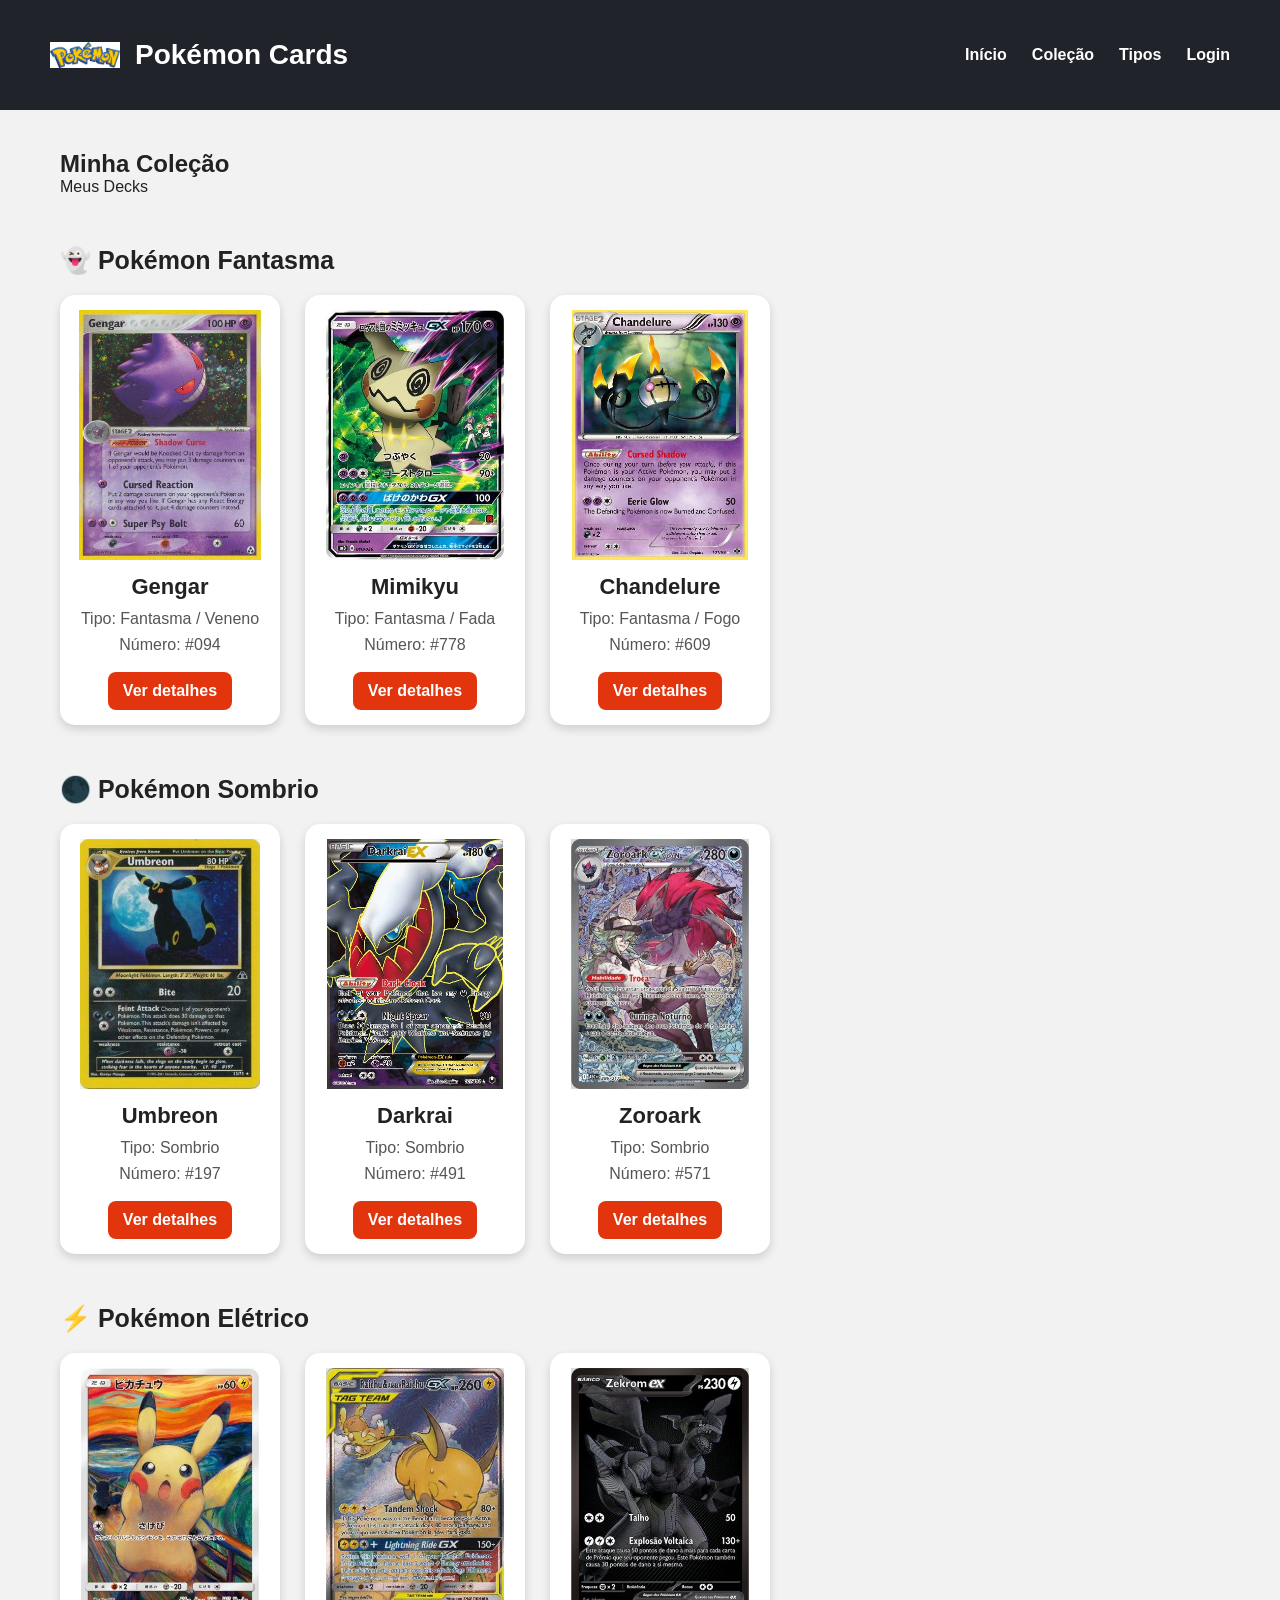
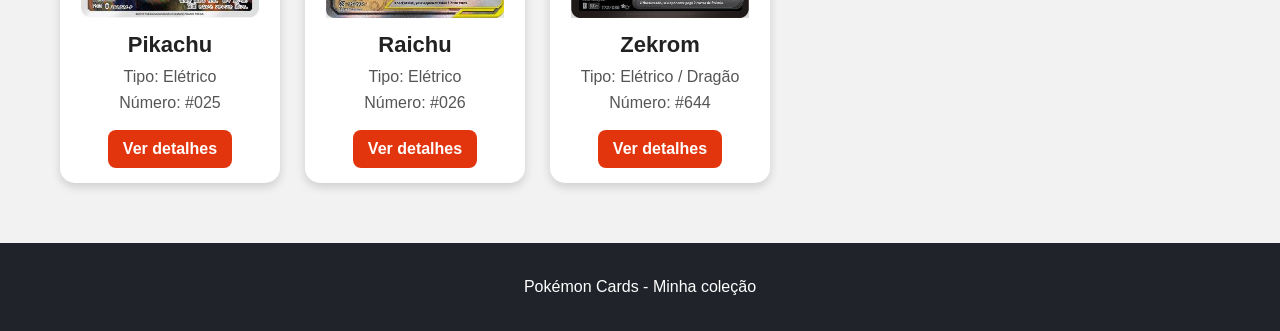
<file: Atividade-css-1/index.html>
<!doctype html>
<html lang="pt-BR">
  <head>
    <meta charset="UTF-8" />
    <meta name="viewport" content="width=device-width, initial-scale=1.0" />
    <title>Pokémon Cards</title>
    <link rel="stylesheet" href="style.css" />
  </head>

  <body>
    <header>
      <div>
        <img src="./img/pokemon.png" alt="Logo Pokémon Cards" width="170" />
        <h1>Pokémon Cards</h1>
      </div>
      <nav>
        <a href="index.html">Início</a>
        <a href="colecao.html">Coleção</a>
        <a>Tipos</a>
        <a href="login.html">Login</a>
      </nav>
    </header>
    <main>
      <h2>Minha Coleção</h2>
      <p>Meus Decks</p>
      <section>
        <h2>👻 Pokémon Fantasma</h2>

        <div>
          <article>
            <img src="./img/gengar.png" alt="Carta do Gengar" />

            <h3>Gengar</h3>

            <p>Tipo: Fantasma / Veneno</p>

            <p>Número: #094</p>

            <a href="#">Ver detalhes</a>
          </article>
          <article>
            <img src="./img/mimikyu.jpg" alt="Carta do Mimikyu" />

            <h3>Mimikyu</h3>

            <p>Tipo: Fantasma / Fada</p>

            <p>Número: #778</p>

            <a href="#">Ver detalhes</a>
          </article>
          <article>
            <img src="./img/chand.png" alt="Carta do Chandelure" />

            <h3>Chandelure</h3>

            <p>Tipo: Fantasma / Fogo</p>

            <p>Número: #609</p>

            <a href="#">Ver detalhes</a>
          </article>
        </div>
      </section>
      <section>
        <h2>🌑 Pokémon Sombrio</h2>

        <div>
          <article>
            <img src="./img/umbreon.jpg" alt="Carta do Umbreon" />

            <h3>Umbreon</h3>

            <p>Tipo: Sombrio</p>

            <p>Número: #197</p>

            <a href="#">Ver detalhes</a>
          </article>
          <article>
            <img src="./img/darkrai.png" alt="Carta do Darkrai" />

            <h3>Darkrai</h3>

            <p>Tipo: Sombrio</p>

            <p>Número: #491</p>

            <a href="#">Ver detalhes</a>
          </article>
          <article>
            <img src="./img/zoroark.jpg" alt="Carta do Zoroark" />

            <h3>Zoroark</h3>

            <p>Tipo: Sombrio</p>

            <p>Número: #571</p>

            <a href="#">Ver detalhes</a>
          </article>
        </div>
      </section>
      <section>
        <h2>⚡ Pokémon Elétrico</h2>

        <div>
          <article>
            <img src="./img/pikachu.jpg" alt="Carta do Pikachu" />

            <h3>Pikachu</h3>

            <p>Tipo: Elétrico</p>

            <p>Número: #025</p>

            <a href="#">Ver detalhes</a>
          </article>
          <article>
            <img src="./img/raichu.jpg" alt="Carta do Raichu" />

            <h3>Raichu</h3>

            <p>Tipo: Elétrico</p>

            <p>Número: #026</p>

            <a href="#">Ver detalhes</a>
          </article>
          <article>
            <img src="./img/zekrom.jpg" alt="Carta do Zekrom" />

            <h3>Zekrom</h3>

            <p>Tipo: Elétrico / Dragão</p>

            <p>Número: #644</p>

            <a href="#">Ver detalhes</a>
          </article>
        </div>
      </section>
    </main>
    <footer>
      <p>Pokémon Cards - Minha coleção</p>
    </footer>
  </body>
</html>
</file>
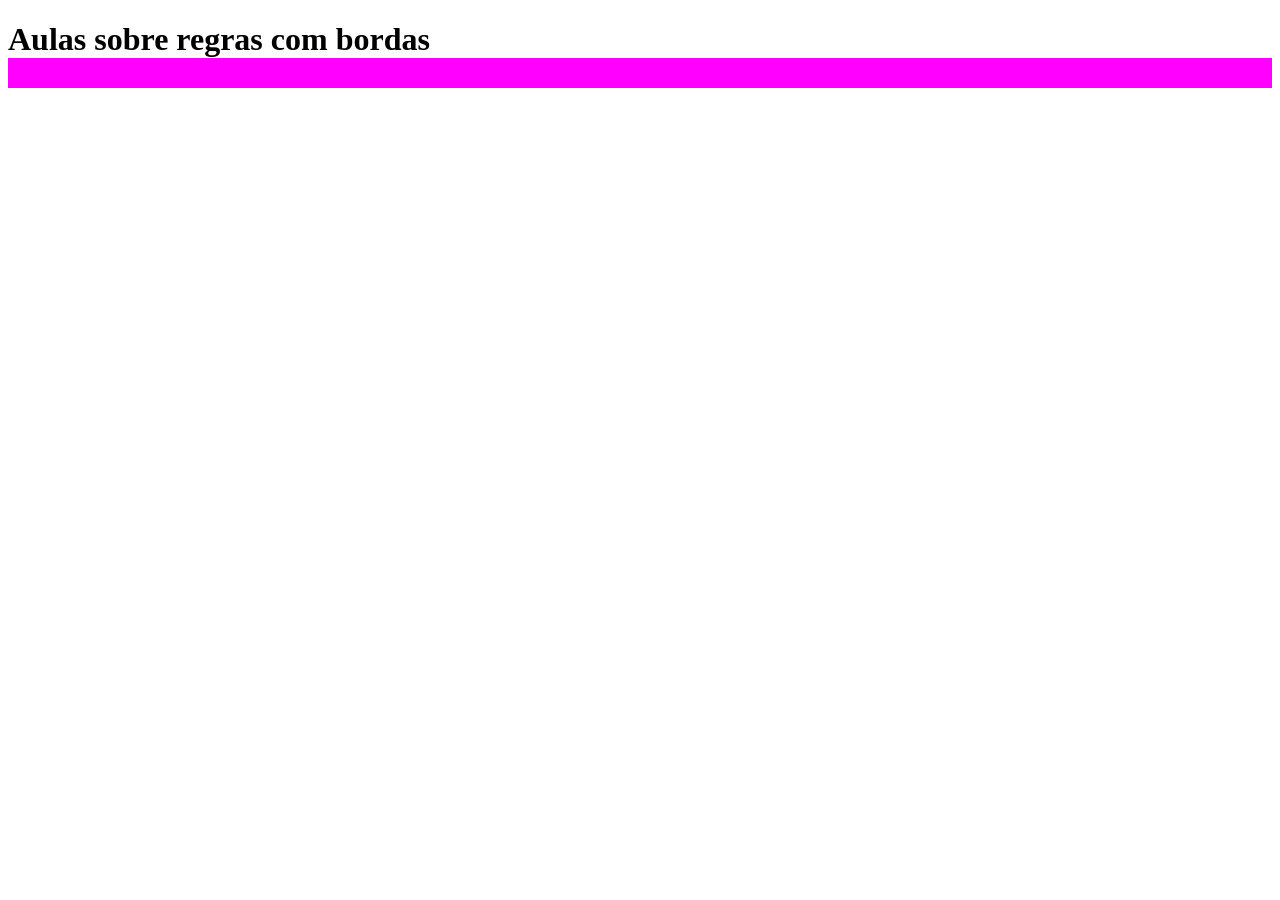
<file: bordas/index.html>
<!doctype html>
<html lang="pt-BR">
  <head>
    <meta charset="UTF-8" />
    <meta name="viewport" content="width=, initial-scale=1.0" />
    <title>Bordas</title>
    <style>
      h1 {
        /*border = borda do elemento em que estiver utilizando a regra*/
        /*border left = borda do lado esquerdo do elemento em que estiver utilizando a regra*/
        /*border right = borda do lado direito do elemento em que estiver utilizando a regra*/
        /*border top = borda do lado de cima do elemento em que estiver utilizando a regra*/
        /*border bottom = borda do lado de baixo do elemento em que estiver utilizando a regra*/

        /*border: 5px solid #ff0000;*/
        /* border-top: 5px solid #ff0000;
        border-bottom: 5px solid #4000ff;
        border-right: 5px solid #00ff00;
        border-left: 5px solid #ffff00;*/

        /*border-width = largura da borda do elemento em que estiver utilizando a regra*/
        /*border-style = estilo da borda do elemento em que estiver utilizando a regra*/
        /*border-color = cor da borda do elemento em que estiver utilizando a regra*/

        /*border-width: 5px 10px 15px 20px;*/

        /*border-style: solid dashed dotted double que são os estilos de borda*/
        /*
        border-width: 20px 10px 5px 15px;
        border-style: solid dashed dotted double;
        border-color: #ff0000 #00ff00 #0000ff #ffff00;*/

        border-bottom-width: 30px;
        border-bottom-style: solid;
        border-bottom-color: #ff00ff;
      }
    </style>
  </head>
  <body>
    <h1>Aulas sobre regras com bordas</h1>
  </body>
</html>
</file>
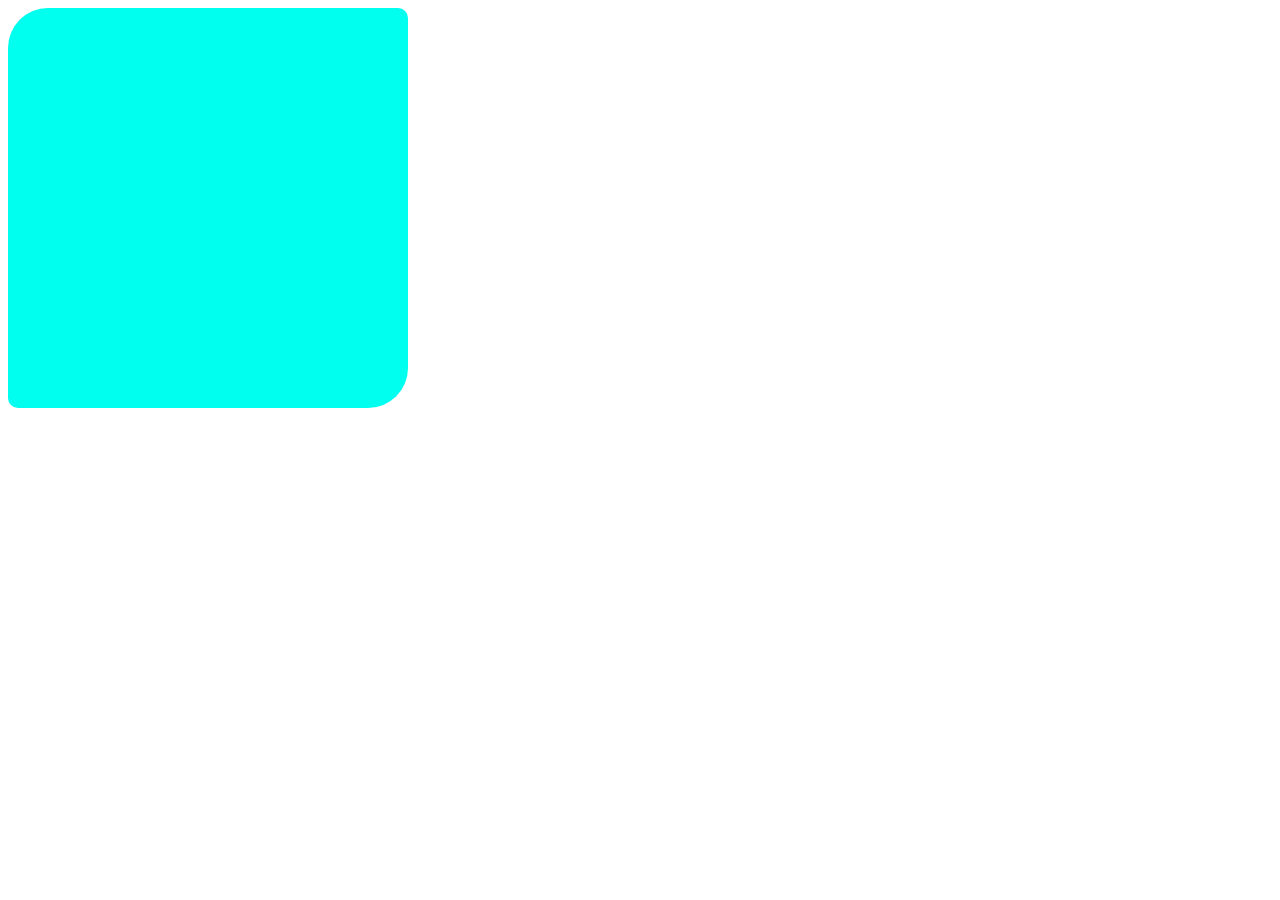
<file: border-radius/index.html>
<!doctype html>
<html lang="pt-BR">
  <head>
    <meta charset="UTF-8" />
    <meta name="viewport" content="width=device-width, initial-scale=1.0" />
    <title>Border Radius</title>
  </head>
  <body>
    <div>
      <style>
        /*border-radius = borda arredondada do elemento em que estiver utilizando a regra*/
        div {
          width: 400px;
          height: 400px;
          background-color: #00ffee;

          border-top-left-radius: 40px;
          border-top-right-radius: 10px;
          border-bottom-right-radius: 40px;
          border-bottom-left-radius: 10px;
        }

        /*border-radius: 40px 10px 40px 10px = o primeiro valor é para o lado de cima e do lado esquerdo, o segundo valor é para o lado de cima e do lado direito, o terceiro valor é para o lado de baixo e do lado direito e o quarto valor é para o lado de baixo e do lado esquerdo

        border-top-left-radius = borda arredondada do lado de cima e do lado esquerdo do elemento em que estiver utilizando a regra

        border-top-right-radius = borda arredondada do lado de cima e do lado direito do elemento 
        
        border-bottom-right-radius = borda arredondada do lado de baixo e do lado direito do elemento

        border-bottom-left-radius = borda arredondada do lado de baixo e do lado esquerdo do elemento */
      </style>
    </div>
  </body>
</html>
</file>
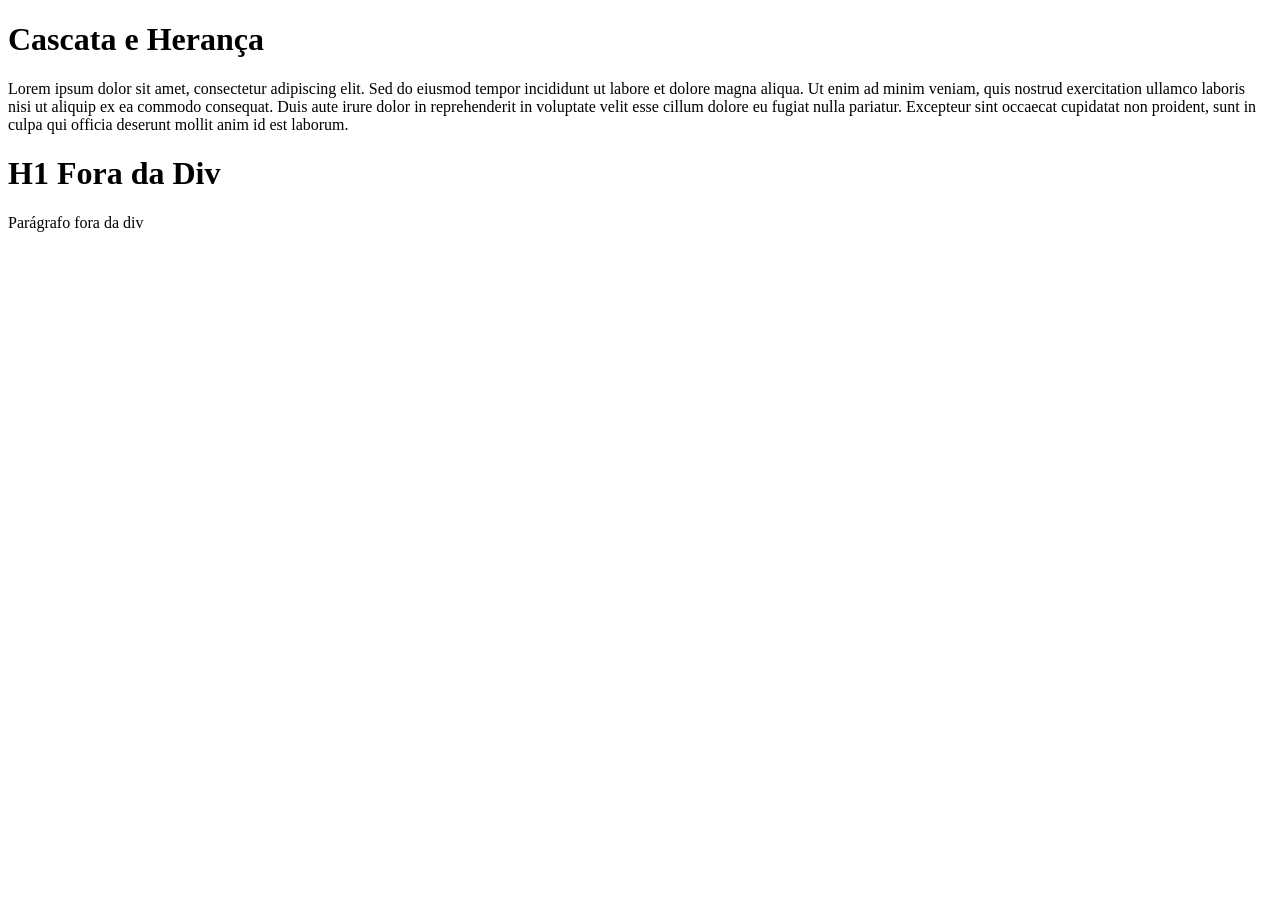
<file: cascata-heranca/index.html>
<!doctype html>
<html lang="pt-BR">
  <head>
    <meta charset="UTF-8" />
    <meta name="viewport" content="width=device-width, initial-scale=1.0" />

    <title>Cascata e Herança</title>

    <style>
      /* h1 {
        color: #ff00ff;
      }
      div h1 {
        color: #0000ff;
      }
      p {
        color: #00ff22;
        font-size: 20px;
        font-family: Arial, Helvetica, sans-serif;
      }
      div p {
        color: #ff0000;
      } */

      /* .primera-div p {
        color: #ff0000;
      }

      html,
      body {
        margin: 0;
        padding: 0;
      }

      * {
        border: 1px solid #ff9100;
      } */
    </style>
  </head>
  <body>
    <div class="primera-div">
      <h1>Cascata e Herança</h1>
      <!-- Cascata é o mecanismo pelo qual as regras CSS são aplicadas aos elementos HTML, seguindo uma ordem específica. 
      Herança é o processo pelo qual os elementos herdam propriedades de seus elementos pai. -->
      <p>
        Lorem ipsum dolor sit amet, consectetur adipiscing elit. Sed do eiusmod
        tempor incididunt ut labore et dolore magna aliqua. Ut enim ad minim
        veniam, quis nostrud exercitation ullamco laboris nisi ut aliquip ex ea
        commodo consequat. Duis aute irure dolor in reprehenderit in voluptate
        velit esse cillum dolore eu fugiat nulla pariatur. Excepteur sint
        occaecat cupidatat non proident, sunt in culpa qui officia deserunt
        mollit anim id est laborum.
      </p>
    </div>

    <h1>H1 Fora da Div</h1>
    <p>Parágrafo fora da div</p>
  </body>
</html>
</file>
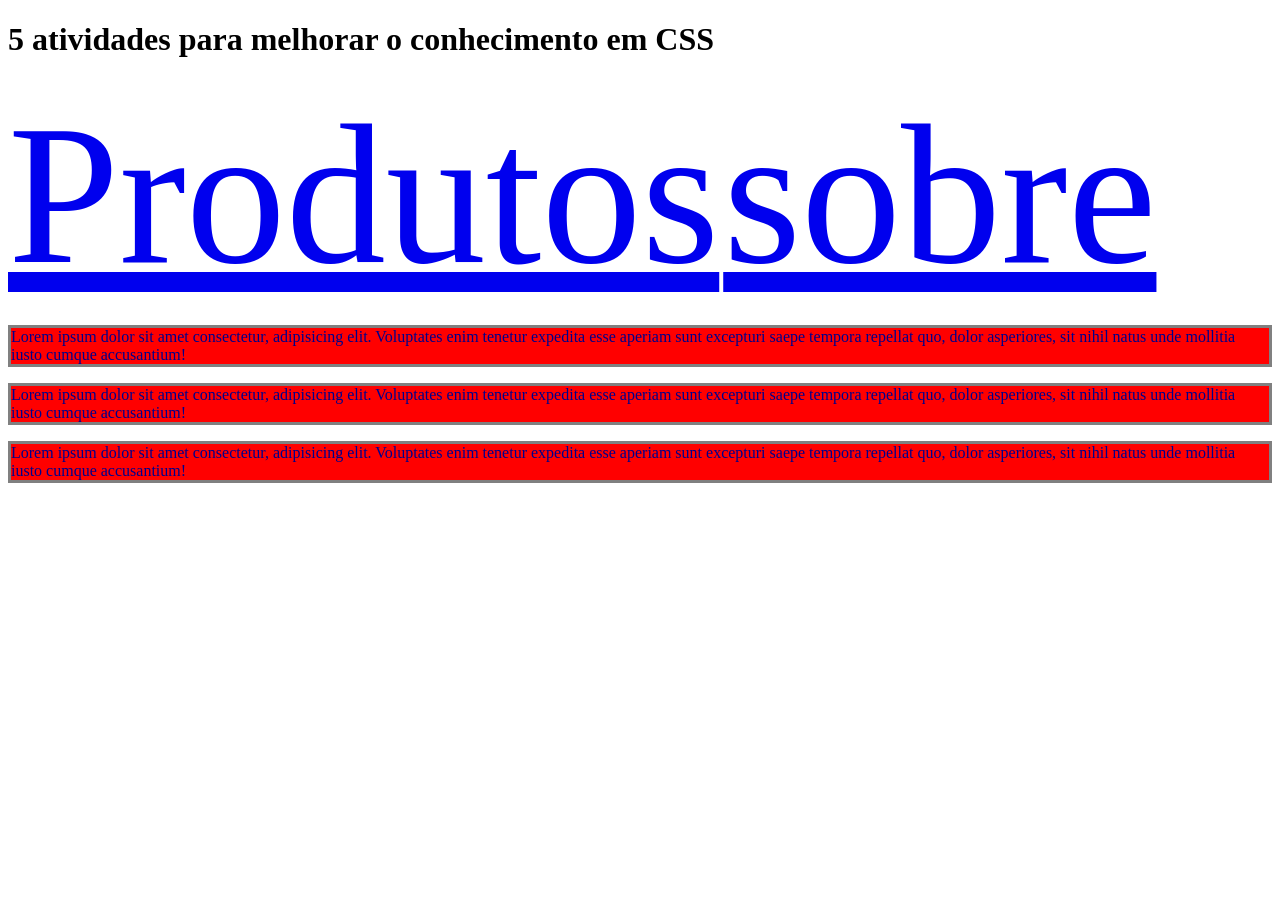
<file: conceitos/index.html>
<!doctype html>
<html lang="pt-BR">
  <head>
    <meta charset="UTF-8" />
    <meta name="viewport" content="width=device-width, initial-scale=1.0" />
    <title>Conceitos</title>

    <!-- CSS external (CSS externo)
    CSS internal (CSS interno)
    CSS inline   (CSS em linha) -->

    <link rel="stylesheet" href="/conceitos/css/style.css" />

    <style>
      p {
        border: 3px solid gray;
        background-color: rgb(255, 0, 0);
        color: darkblue;
      }
    </style>
  </head>
  <body>
    <h1>5 atividades para melhorar o conhecimento em CSS</h1>
    <a href="../conceitos/produtos.html">Produtos</a>
    <a href="/conceitos/sobre.html">sobre</a>

    <p>
      Lorem ipsum dolor sit amet consectetur, adipisicing elit. Voluptates enim
      tenetur expedita esse aperiam sunt excepturi saepe tempora repellat quo,
      dolor asperiores, sit nihil natus unde mollitia iusto cumque accusantium!
    </p>

    <p>
      Lorem ipsum dolor sit amet consectetur, adipisicing elit. Voluptates enim
      tenetur expedita esse aperiam sunt excepturi saepe tempora repellat quo,
      dolor asperiores, sit nihil natus unde mollitia iusto cumque accusantium!
    </p>

    <p>
      Lorem ipsum dolor sit amet consectetur, adipisicing elit. Voluptates enim
      tenetur expedita esse aperiam sunt excepturi saepe tempora repellat quo,
      dolor asperiores, sit nihil natus unde mollitia iusto cumque accusantium!
    </p>
  </body>
</html>
</file>
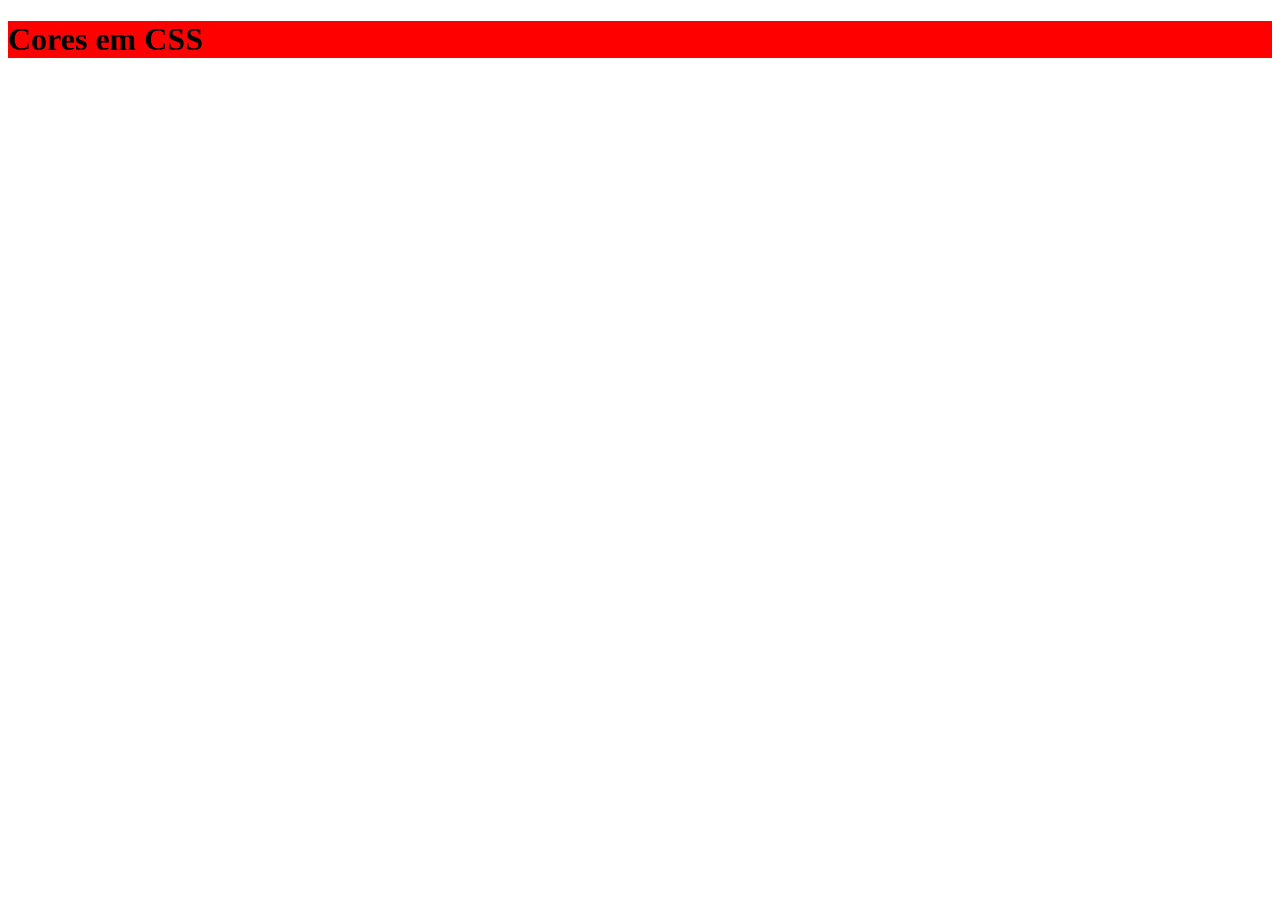
<file: cores/index.html>
<!doctype html>
<html lang="en">
  <head>
    <meta charset="UTF-8" />
    <meta name="viewport" content="width=device-width, initial-scale=1.0" />
    <title>Cores</title>
    <style>
      h1 {
        background-color: rgb(255, 0, 0);
      }
    </style>
  </head>
  <body>
    <h1>Cores em CSS</h1>
  </body>
</html>
</file>
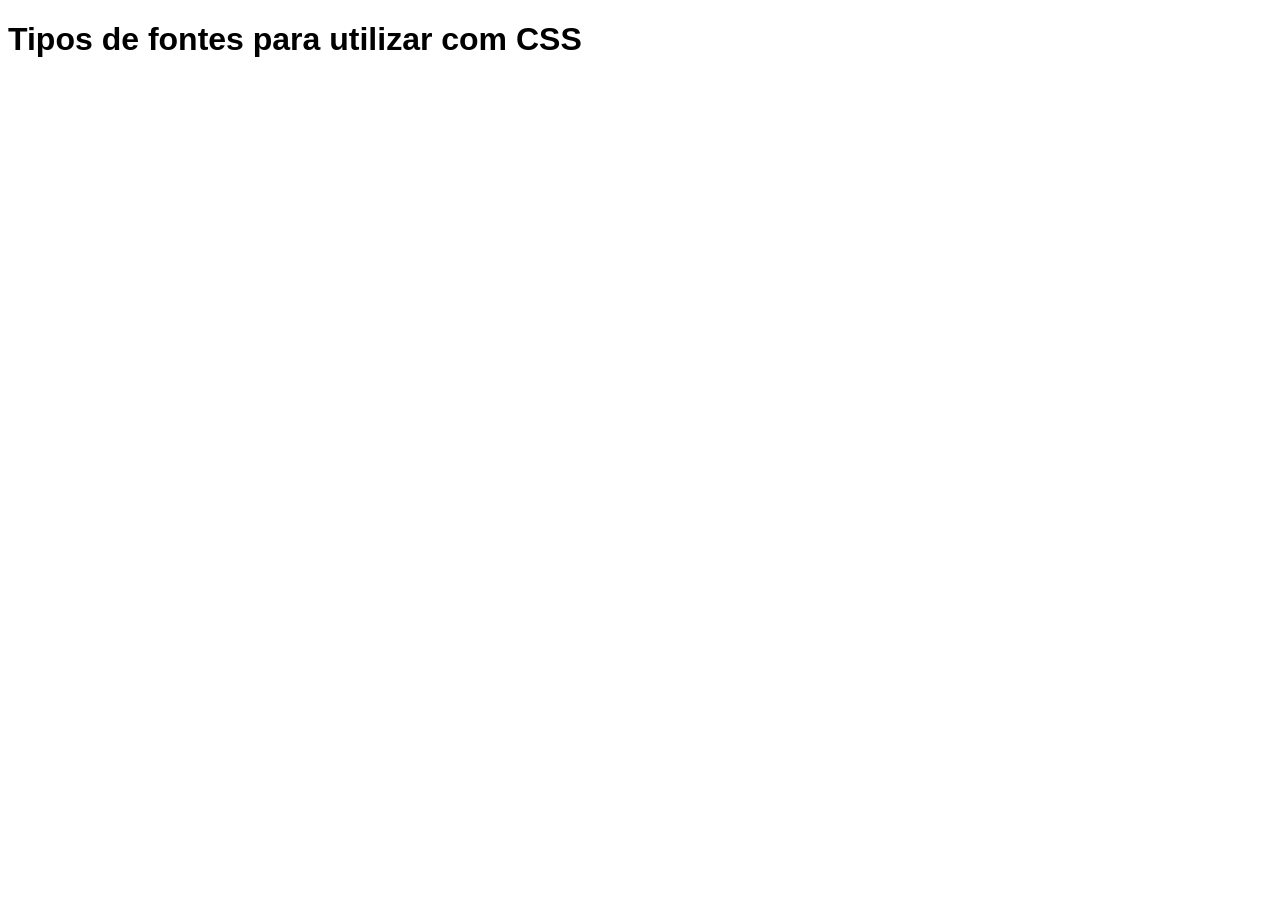
<file: fontes/index.html>
<!doctype html>
<html lang="en">
  <head>
    <meta charset="UTF-8" />
    <meta name="viewport" content="width=device-width, initial-scale=1.0" />
    <title>Fontes</title>

    <style>
      h1 {
        font-family: arial, helvetica, sans-serif;
      }
    </style>
  </head>
  <body>
    <h1>Tipos de fontes para utilizar com CSS</h1>
  </body>
</html>
</file>
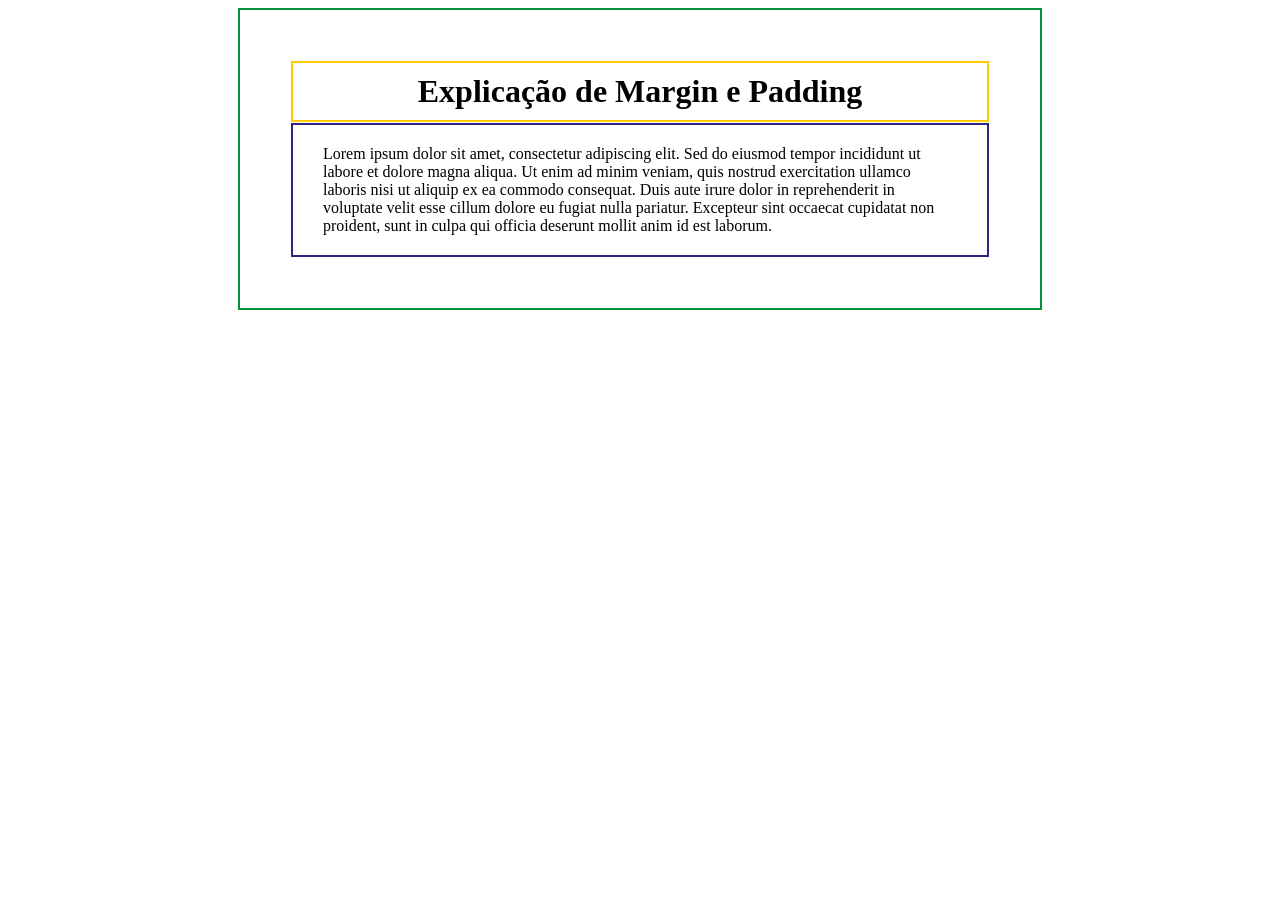
<file: margin-padding/index.html>
<!doctype html>
<html lang="pt-BR">
  <head>
    <meta charset="UTF-8" />
    <meta name="viewport" content="width=device-width, initial-scale=1.0" />
    <title>Margin e Padding</title>
    <style>
      div {
        width: 700px;
        border: 2px solid #009440;
        padding: 50px;
        margin: 0 auto;
      }
      h1 {
        border: 2px solid #ffcb00;
        margin: 1px;
        padding: 10px;
        text-align: center;
        /* border: 2px solid #ffcb00;
        margin-top: 50px;
        margin-right: 30px;
        margin-bottom: 100px;
        margin-left: 30px; */
      }

      p {
        border: 2px solid #302681;
        margin: 1px;
        padding: 20px 30px 20px 30px;
        /* padding-top: 20px;
        padding-right: 30px;
        padding-bottom: 20px;
        padding-left: 30px; */
      }
    </style>
  </head>
  <body>
    <div>
      <h1>Explicação de Margin e Padding</h1>
      <p>
        <!-- Margin = margem do elemento em que estiver utilizando a regra, ou seja,
        a distância entre o elemento e os elementos ao redor dele. Padding =
        preenchimento do elemento em que estiver utilizando a regra, ou seja, a
        distância entre o conteúdo do elemento e a borda do elemento.  -->
        Lorem ipsum dolor sit amet, consectetur adipiscing elit. Sed do eiusmod
        tempor incididunt ut labore et dolore magna aliqua. Ut enim ad minim
        veniam, quis nostrud exercitation ullamco laboris nisi ut aliquip ex ea
        commodo consequat. Duis aute irure dolor in reprehenderit in voluptate
        velit esse cillum dolore eu fugiat nulla pariatur. Excepteur sint
        occaecat cupidatat non proident, sunt in culpa qui officia deserunt
        mollit anim id est laborum.
      </p>
    </div>
  </body>
</html>
</file>
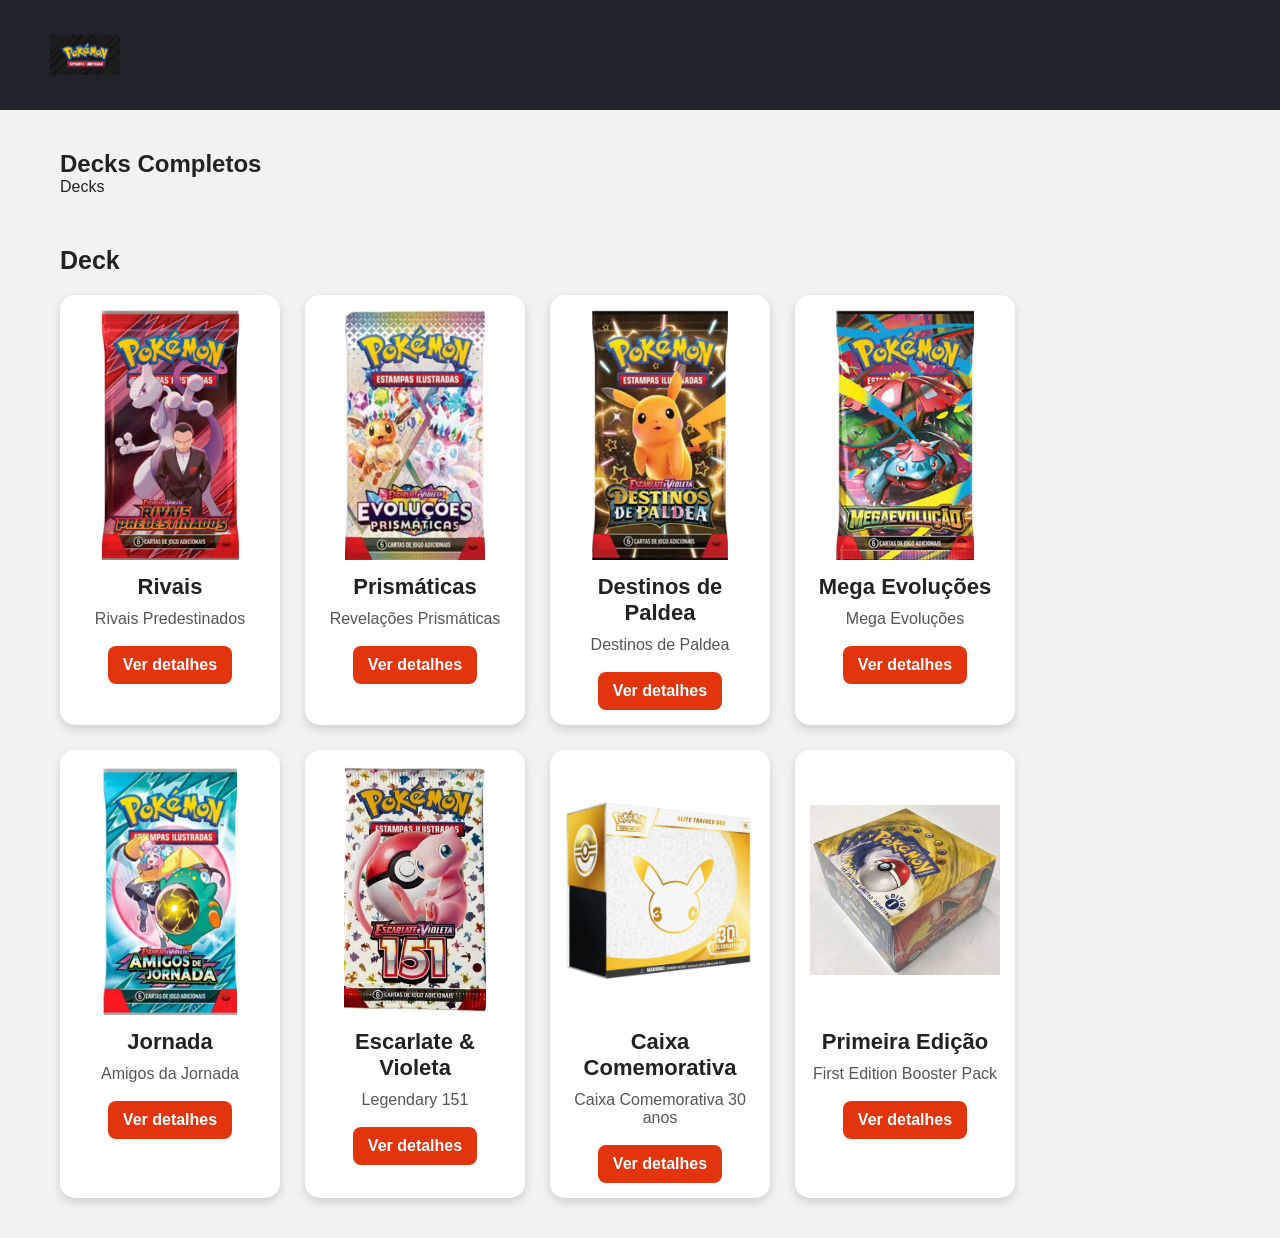
<file: Atividade-css-1/colecao.html>
<!doctype html>
<html lang="pt-BR">
  <head>
    <meta charset="UTF-8" />
    <meta name="viewport" content="width=device-width, initial-scale=1.0" />
    <title>Coleções de Cards</title>
    <link rel="stylesheet" href="style.css" />
  </head>
  <body>
    <header>
      <div>
        <img
          src="./img/tcg_product_gallery_169_br.png"
          alt="logo Pókemon Trading Cards Game"
          width="100"
        />
      </div>
    </header>
    <main>
      <h2>Decks Completos</h2>
      <p>Decks</p>
      <section>
        <h2>Deck</h2>
        <div>
          <article>
            <img src="./img/rivais.png" alt="Deck rivais ..." />
            <h3>Rivais</h3>
            <p>Rivais Predestinados</p>
            <a href="#">Ver detalhes</a>
          </article>
          <article>
            <img src="./img/prism.png" alt="Coleções Prismáticas" />
            <h3>Prismáticas</h3>
            <p>Revelações Prismáticas</p>
            <a href="#">Ver detalhes</a>
          </article>
          <article>
            <img src="./img/paldea.png" alt="Paldea " />
            <h3>Destinos de Paldea</h3>
            <p>Destinos de Paldea</p>
            <a href="#">Ver detalhes</a>
          </article>
          <article>
            <img src="./img/mega.png" alt="Mega Evoluções deck" />
            <h3>Mega Evoluções</h3>
            <p>Mega Evoluções</p>
            <a href="#">Ver detalhes</a>
          </article>
          <article>
            <img src="./img/jornada.png" alt="Amigos da Jornada" />
            <h3>Jornada</h3>
            <p>Amigos da Jornada</p>
            <a href="#">Ver detalhes</a>
          </article>
          <article>
            <img src="./img/151.png " alt="151 BOX LENDÁRIA" />
            <h3>Escarlate & Violeta</h3>
            <p>Legendary 151</p>
            <a href="#">Ver detalhes</a>
          </article>
          <article>
            <img src="./img/BOX 30 ANOS.png" alt="Box Especial de 30 anos" />
            <h3>Caixa Comemorativa</h3>
            <p>Caixa Comemorativa 30 anos</p>
            <a href="#">Ver detalhes</a>
          </article>
          <article>
            <img
              src="./img/first pack.jpg"
              alt="Primeira Box Lançada de Pokemón"
            />
            <h3>Primeira Edição</h3>
            <p>First Edition Booster Pack</p>
            <a href="#">Ver detalhes</a>
          </article>
        </div>
      </section>
    </main>
  </body>
</html>
</file>
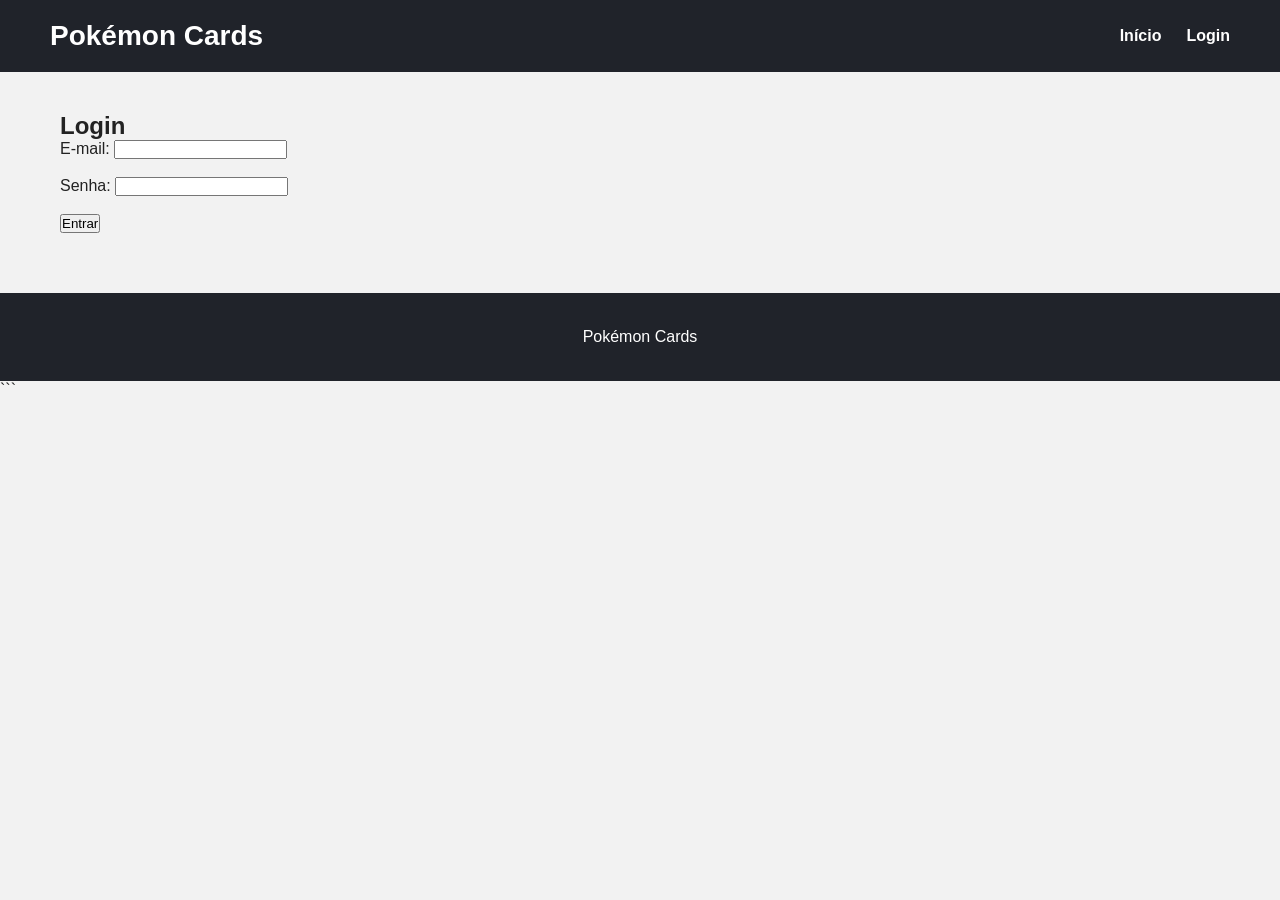
<file: Atividade-css-1/login.html>
<!doctype html>
<html lang="pt-BR">
  <head>
    <meta charset="UTF-8" />
    <meta name="viewport" content="width=device-width, initial-scale=1.0" />
    <title>Login Pokémon Cards</title>
    <link rel="stylesheet" href="style.css" />
  </head>
  <body>
    <header>
      <h1>Pokémon Cards</h1>

      <nav>
        <a href="index.html">Início</a>
        <a href="login.html">Login</a>
      </nav>
    </header>

    <main>
      <h2>Login</h2>

      <form>
        <label>E-mail:</label>
        <input type="email" />

        <br /><br />

        <label>Senha:</label>
        <input type="password" />

        <br /><br />

        <button>Entrar</button>
      </form>
    </main>

    <footer>
      <p>Pokémon Cards</p>
    </footer>
  </body>
</html>
```
</file>
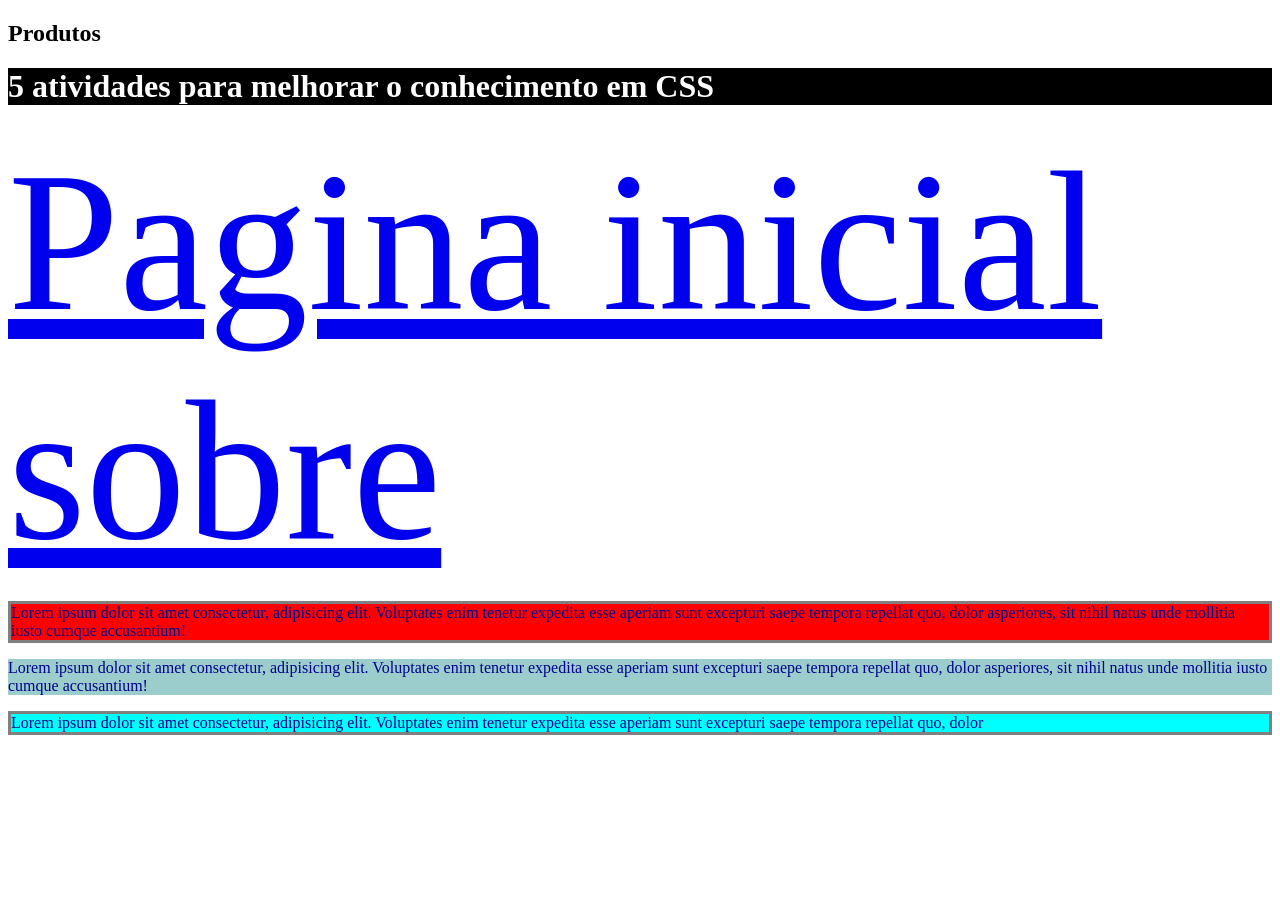
<file: conceitos/produtos.html>
<!doctype html>
<html lang="pt-BR">
  <head>
    <meta charset="UTF-8" />
    <meta name="viewport" content="width=device-width, initial-scale=1.0" />
    <title>Produtos</title>

    <link rel="stylesheet" href="/conceitos/css/style.css" />
  </head>
  <body>
    <h2>Produtos</h2>

    <h1 style="background-color: black; color: white">
      5 atividades para melhorar o conhecimento em CSS
    </h1>
    <a href="../conceitos/index.html">Pagina inicial</a>
    <a href="/conceitos/sobre.html">sobre</a>

    <p
      style="
        border: 3px solid gray;
        background-color: rgb(255, 0, 0);
        color: darkblue;
      "
    >
      Lorem ipsum dolor sit amet consectetur, adipisicing elit. Voluptates enim
      tenetur expedita esse aperiam sunt excepturi saepe tempora repellat quo,
      dolor asperiores, sit nihil natus unde mollitia iusto cumque accusantium!
    </p>

    <p style="background-color: rgb(155, 205, 205); color: darkblue">
      Lorem ipsum dolor sit amet consectetur, adipisicing elit. Voluptates enim
      tenetur expedita esse aperiam sunt excepturi saepe tempora repellat quo,
      dolor asperiores, sit nihil natus unde mollitia iusto cumque accusantium!
    </p>

    <p
      style="
        border: 3px solid gray;
        background-color: rgb(0, 255, 255);
        color: darkblue;
      "
    >
      Lorem ipsum dolor sit amet consectetur, adipisicing elit. Voluptates enim
      tenetur expedita esse aperiam sunt excepturi saepe tempora repellat quo,
      dolor
    </p>
  </body>
</html>
</file>
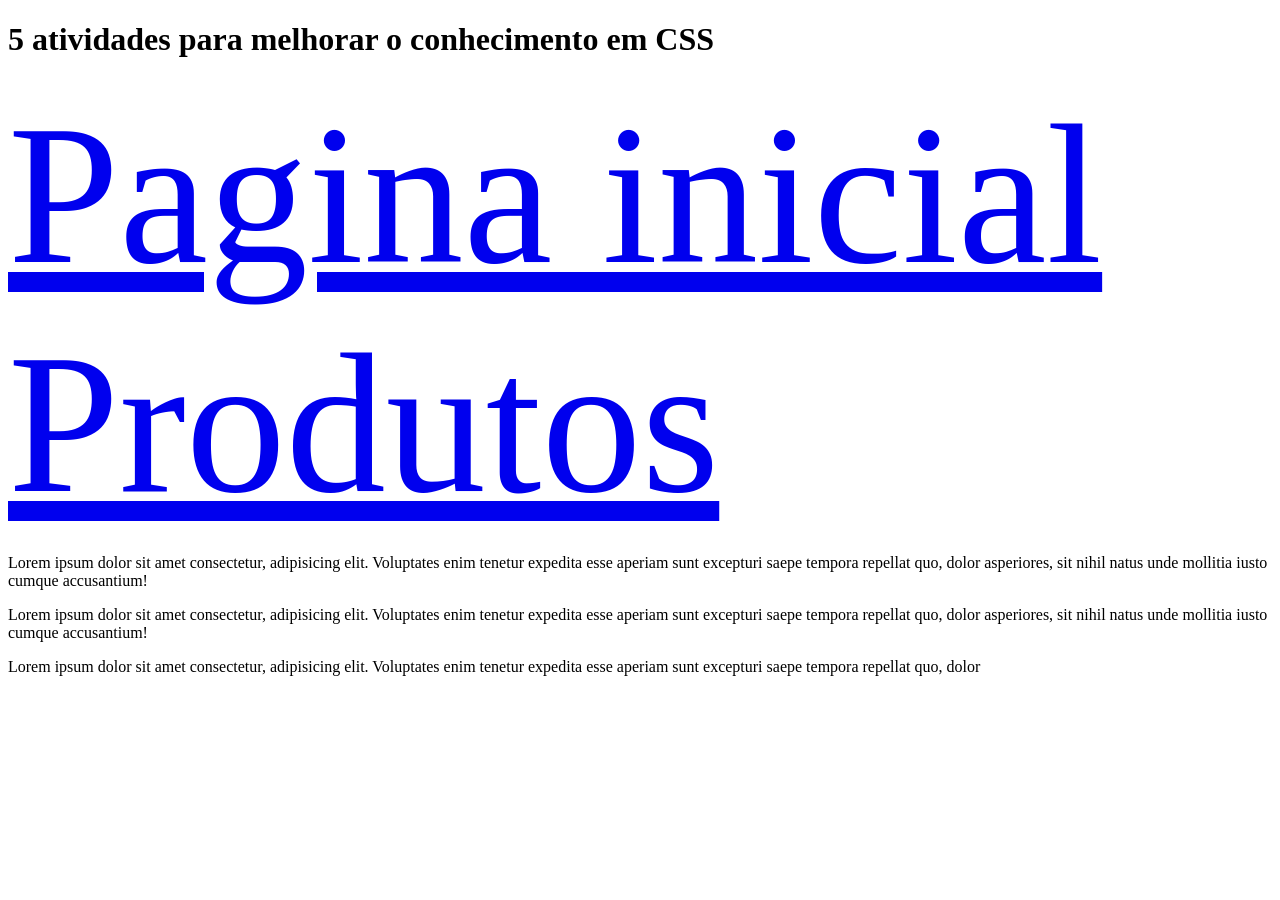
<file: conceitos/sobre.html>
<!doctype html>
<html lang="pt-BR">
  <head>
    <meta charset="UTF-8" />
    <meta name="viewport" content="width=device-width, initial-scale=1.0" />
    <title>sobre</title>
    <link rel="stylesheet" href="/conceitos/css/style.css" />
  </head>
  <body>
    <h1>5 atividades para melhorar o conhecimento em CSS</h1>
    <a href="../conceitos/index.html">Pagina inicial</a>
    <a href="/conceitos/produtos.html">Produtos</a>

    <p>
      Lorem ipsum dolor sit amet consectetur, adipisicing elit. Voluptates enim
      tenetur expedita esse aperiam sunt excepturi saepe tempora repellat quo,
      dolor asperiores, sit nihil natus unde mollitia iusto cumque accusantium!
    </p>

    <p>
      Lorem ipsum dolor sit amet consectetur, adipisicing elit. Voluptates enim
      tenetur expedita esse aperiam sunt excepturi saepe tempora repellat quo,
      dolor asperiores, sit nihil natus unde mollitia iusto cumque accusantium!
    </p>

    <p>
      Lorem ipsum dolor sit amet consectetur, adipisicing elit. Voluptates enim
      tenetur expedita esse aperiam sunt excepturi saepe tempora repellat quo,
      dolor
    </p>
  </body>
</html>
</file>
<file: Atividade-css-1/style.css>
* {
  margin: 0;
  padding: 0;
  box-sizing: border-box;
}
body {
  font-family: Arial, sans-serif;
  background-color: #f2f2f2;
  color: #222;
}
header {
  background-color: #20232a;
  color: white;
  padding: 20px 50px;

  display: flex;
  align-items: center;
  justify-content: space-between;
}
header div {
  display: flex;
  align-items: center;
  gap: 15px;
}
header img {
  width: 70px;
  height: 70px;
  object-fit: contain;
}
header h1 {
  font-size: 28px;
}
nav {
  display: flex;
  gap: 25px;
}
nav a {
  color: white;
  text-decoration: none;
  font-weight: bold;
}
nav a:hover {
  color: #ffd700;
}
main {
  max-width: 1200px;
  margin: 40px auto;
  padding: 0 20px;
}
section {
  margin-top: 50px;
}
section > h2 {
  margin-bottom: 20px;
  font-size: 25px;
}
section > div {
  display: flex;
  gap: 25px;
  flex-wrap: wrap;
}
article {
  background-color: white;
  width: 220px;
  padding: 15px;
  border-radius: 15px;

  box-shadow: 0 4px 10px rgba(0, 0, 0, 0.15);

  text-align: center;

  transition: 0.3s;
}
article:hover {
  transform: translateY(-8px);

  box-shadow: 0 8px 20px rgba(0, 0, 0, 0.25);
}
article img {
  width: 100%;
  height: 250px;
  object-fit: contain;
}
article h3 {
  font-size: 22px;
  margin: 10px 0;
}
article p {
  margin: 8px 0;
  color: #555;
}
article a {
  display: inline-block;
  margin-top: 10px;
  padding: 10px 15px;
  background-color: #e3350d;
  color: white;
  text-decoration: none;
  border-radius: 8px;

  font-weight: bold;
}
article a:hover {
  background-color: #b92708;
}
footer {
  margin-top: 60px;
  padding: 30px;
  background-color: #20232a;
  color: white;
  text-align: center;
}
footer p {
  margin: 5px;
}
</file>
<file: conceitos/css/style.css>
a {
  font-size: 200px;
}
</file>
